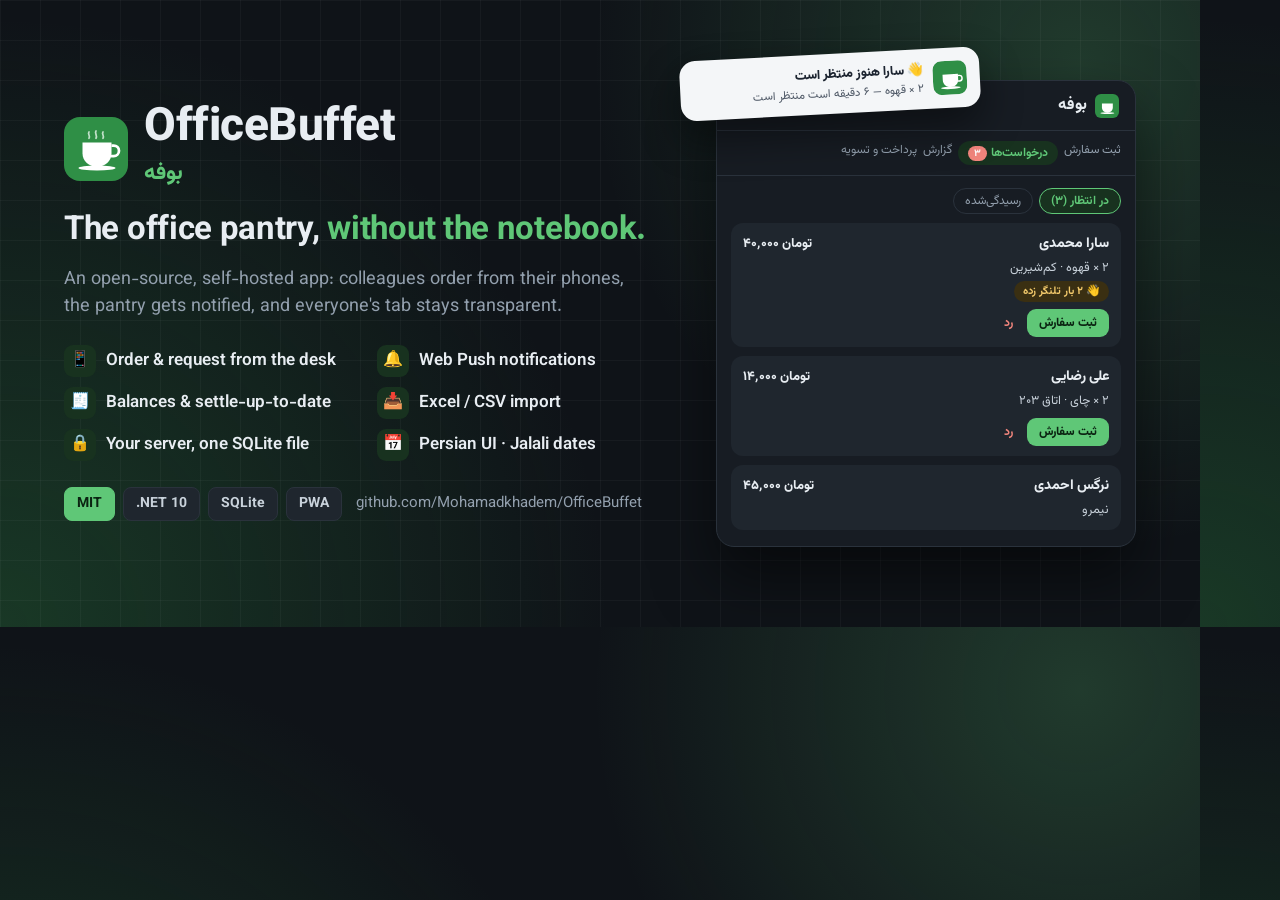
<file: docs/banners/banner-en.html>
<!doctype html>
<html lang="en">
<head>
<meta charset="utf-8">
<title>OfficeBuffet banner (en)</title>
<style>
  @font-face { font-family: Vazirmatn; src: url("../../wwwroot/fonts/Vazirmatn.woff2") format("woff2"); font-weight: 100 900; }
  * { box-sizing: border-box; margin: 0; }
  html, body { width: 1200px; height: 627px; overflow: hidden; }
  body {
    font-family: "Segoe UI", Vazirmatn, sans-serif; color: #e8edf2;
    background:
      radial-gradient(circle at 90% 10%, rgba(95,199,119,.22) 0, transparent 40%),
      radial-gradient(circle at 0% 100%, rgba(47,143,70,.30) 0, transparent 45%),
      #0f1318;
    position: relative;
  }
  .grid { position: absolute; inset: 0; background-image: linear-gradient(rgba(255,255,255,.035) 1px, transparent 1px), linear-gradient(90deg, rgba(255,255,255,.035) 1px, transparent 1px); background-size: 40px 40px; }
  .wrap { position: absolute; inset: 0; display: flex; align-items: center; padding: 0 64px; gap: 48px; }
  .text { flex: 1; }
  .brand { display: flex; align-items: center; gap: 16px; margin-bottom: 20px; }
  .brand svg { width: 64px; height: 64px; border-radius: 16px; }
  .brand h1 { font-size: 46px; font-weight: 800; letter-spacing: -.5px; line-height: 1; }
  .brand .fa { font-family: Vazirmatn; font-size: 22px; color: #5fc777; font-weight: 800; margin-top: 4px; }
  .tagline { font-size: 33px; font-weight: 700; line-height: 1.25; letter-spacing: -.3px; margin-bottom: 14px; }
  .tagline em { font-style: normal; color: #5fc777; }
  .sub { font-size: 18px; color: #93a0ae; line-height: 1.5; margin-bottom: 24px; max-width: 560px; }
  .feats { display: grid; grid-template-columns: 1fr 1fr; gap: 10px 22px; font-size: 17px; font-weight: 600; margin-bottom: 26px; }
  .feats div { display: flex; align-items: center; gap: 10px; }
  .feats span { width: 32px; height: 32px; border-radius: 9px; background: #18321f; display: grid; place-items: center; font-size: 16px; flex: none; }
  .stack { display: flex; gap: 8px; flex-wrap: wrap; align-items: center; }
  .tag { font-size: 14px; font-weight: 700; padding: 5px 12px; border-radius: 8px; background: #1f262e; border: 1px solid #2a323c; color: #c9d2db; }
  .tag.mit { background: #5fc777; color: #0b2412; border-color: #5fc777; }
  .repo { font-size: 15px; color: #93a0ae; margin-left: 6px; }

  /* manager UI mockup (the app itself is Persian / RTL) */
  .ui { width: 420px; flex: none; font-family: Vazirmatn; direction: rtl; position: relative; }
  .win { background: #171c23; border: 1px solid #2a323c; border-radius: 18px; box-shadow: 0 30px 60px rgba(0,0,0,.5); overflow: hidden; }
  .top { display: flex; align-items: center; gap: 8px; padding: 12px 16px; border-bottom: 1px solid #2a323c; font-weight: 800; font-size: 16px; }
  .top svg { width: 24px; height: 24px; border-radius: 6px; }
  .top .who { margin-right: auto; font-size: 12px; color: #93a0ae; font-weight: 500; }
  .nav { display: flex; gap: 6px; padding: 10px 14px; border-bottom: 1px solid #2a323c; font-size: 12px; color: #93a0ae; }
  .nav b { background: #18321f; color: #5fc777; padding: 3px 10px; border-radius: 999px; }
  .nav .badge { background: #f2867d; color: #fff; border-radius: 999px; padding: 0 6px; font-size: 10px; margin-right: 4px; }
  .body { padding: 12px 14px 16px; display: grid; gap: 9px; }
  .chips { display: flex; gap: 6px; font-size: 12px; }
  .chips span { border: 1px solid #2a323c; padding: 3px 11px; border-radius: 999px; color: #93a0ae; }
  .chips .on { border-color: #5fc777; color: #5fc777; background: #18321f; font-weight: 700; }
  .req { background: #1f262e; border-radius: 12px; padding: 10px 12px; display: grid; grid-template-columns: 1fr auto; gap: 3px 10px; align-items: center; }
  .req .n { font-weight: 800; font-size: 14px; }
  .req .w { font-size: 12.5px; color: #c9d2db; }
  .req .m { font-size: 11px; color: #93a0ae; }
  .req .amt { font-weight: 800; font-size: 13px; text-align: left; direction: ltr; color: #e8edf2; }
  .acts { grid-column: 1 / -1; display: flex; gap: 8px; margin-top: 4px; }
  .ok { background: #5fc777; color: #0b2412; font-weight: 800; font-size: 12px; padding: 5px 12px; border-radius: 9px; }
  .no { color: #f2867d; font-weight: 700; font-size: 12px; padding: 5px 6px; }
  .nudged { background: #3a2f12; color: #f2c96b; font-size: 11px; font-weight: 700; padding: 2px 9px; border-radius: 999px; grid-column: 1 / -1; justify-self: start; }
  .toast { position: absolute; top: -26px; left: -36px; width: 300px; background: #f4f6f8; color: #1c2430; border-radius: 16px; padding: 11px 13px; box-shadow: 0 18px 40px rgba(0,0,0,.45); display: flex; gap: 10px; align-items: center; transform: rotate(-3deg); }
  .toast svg { width: 34px; height: 34px; border-radius: 9px; flex: none; }
  .toast .t { font-size: 13px; font-weight: 800; }
  .toast .b { font-size: 11.5px; color: #4b5563; }
</style>
</head>
<body>
<div class="grid"></div>
<div class="wrap">
  <div class="text">
    <div class="brand">
      <svg viewBox="0 0 512 512"><rect width="512" height="512" fill="#2f8f46"/><path d="M200 120c-14 18 14 30 0 50M256 112c-14 20 14 34 0 58M312 120c-14 18 14 30 0 50" fill="none" stroke="#e7f5ea" stroke-width="14" stroke-linecap="round" opacity=".8"/><path d="M148 204h232v86c0 64-52 108-116 108s-116-44-116-108z" fill="#fff"/><path d="M380 228h18a42 42 0 0 1 0 84h-24" fill="none" stroke="#fff" stroke-width="22"/><ellipse cx="264" cy="408" rx="148" ry="20" fill="#fff"/></svg>
      <div><h1>OfficeBuffet</h1><div class="fa">بوفه</div></div>
    </div>
    <p class="tagline">The office pantry, <em>without the notebook.</em></p>
    <p class="sub">An open-source, self-hosted app: colleagues order from their phones, the pantry gets notified, and everyone's tab stays transparent.</p>
    <div class="feats">
      <div><span>📱</span>Order &amp; request from the desk</div>
      <div><span>🔔</span>Web Push notifications</div>
      <div><span>🧾</span>Balances &amp; settle-up-to-date</div>
      <div><span>📥</span>Excel / CSV import</div>
      <div><span>🔒</span>Your server, one SQLite file</div>
      <div><span>📅</span>Persian UI · Jalali dates</div>
    </div>
    <div class="stack">
      <span class="tag mit">MIT</span>
      <span class="tag">.NET 10</span>
      <span class="tag">SQLite</span>
      <span class="tag">PWA</span>
      <span class="repo">github.com/Mohamadkhadem/OfficeBuffet</span>
    </div>
  </div>

  <div class="ui">
    <div class="toast">
      <svg viewBox="0 0 512 512"><rect width="512" height="512" fill="#2f8f46"/><path d="M148 204h232v86c0 64-52 108-116 108s-116-44-116-108z" fill="#fff"/><path d="M380 228h18a42 42 0 0 1 0 84h-24" fill="none" stroke="#fff" stroke-width="22"/><ellipse cx="264" cy="408" rx="148" ry="20" fill="#fff"/></svg>
      <div><div class="t">👋 سارا هنوز منتظر است</div><div class="b">۲ × قهوه — ۶ دقیقه است منتظر است</div></div>
    </div>
    <div class="win">
      <div class="top">
        <svg viewBox="0 0 512 512"><rect width="512" height="512" fill="#2f8f46"/><path d="M148 204h232v86c0 64-52 108-116 108s-116-44-116-108z" fill="#fff"/><ellipse cx="264" cy="408" rx="148" ry="20" fill="#fff"/></svg>
        بوفه <span class="who">مسئول بوفه</span>
      </div>
      <div class="nav"><span>ثبت سفارش</span><b>درخواست‌ها<span class="badge">۳</span></b><span>گزارش</span><span>پرداخت و تسویه</span></div>
      <div class="body">
        <div class="chips"><span class="on">در انتظار (۳)</span><span>رسیدگی‌شده</span></div>
        <div class="req">
          <div class="n">سارا محمدی</div><div class="amt">۴۰٬۰۰۰ تومان</div>
          <div class="w">۲ × قهوه · کم‌شیرین</div><div></div>
          <span class="nudged">👋 ۲ بار تلنگر زده</span>
          <div class="acts"><span class="ok">ثبت سفارش</span><span class="no">رد</span></div>
        </div>
        <div class="req">
          <div class="n">علی رضایی</div><div class="amt">۱۴٬۰۰۰ تومان</div>
          <div class="w">۲ × چای · اتاق ۲۰۳</div><div></div>
          <div class="acts"><span class="ok">ثبت سفارش</span><span class="no">رد</span></div>
        </div>
        <div class="req">
          <div class="n">نرگس احمدی</div><div class="amt">۴۵٬۰۰۰ تومان</div>
          <div class="w">نیمرو</div><div></div>
        </div>
      </div>
    </div>
  </div>
</div>
</body>
</html>
</file>
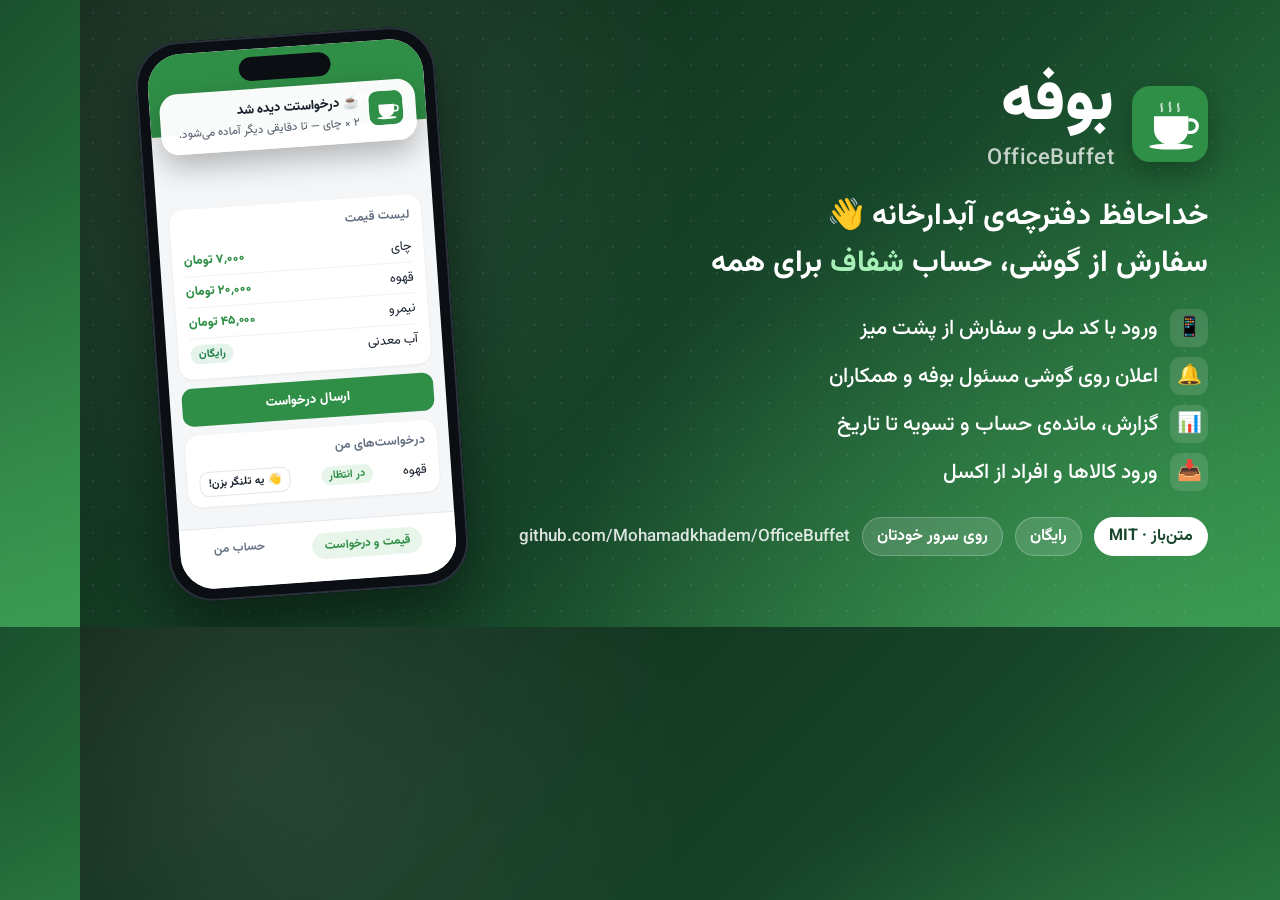
<file: docs/banners/banner-fa.html>
<!doctype html>
<html lang="fa" dir="rtl">
<head>
<meta charset="utf-8">
<title>OfficeBuffet banner (fa)</title>
<style>
  @font-face { font-family: Vazirmatn; src: url("../../wwwroot/fonts/Vazirmatn.woff2") format("woff2"); font-weight: 100 900; }
  * { box-sizing: border-box; margin: 0; }
  html, body { width: 1200px; height: 627px; overflow: hidden; }
  body {
    font-family: Vazirmatn, Tahoma, sans-serif; color: #fff;
    background:
      radial-gradient(circle at 15% 20%, rgba(255,255,255,.10) 0, transparent 38%),
      radial-gradient(circle at 85% 110%, rgba(95,199,119,.35) 0, transparent 45%),
      linear-gradient(135deg, #0d2416 0%, #17462a 55%, #2f8f46 100%);
    position: relative;
  }
  .dots { position: absolute; inset: 0; background-image: radial-gradient(rgba(255,255,255,.07) 1.5px, transparent 1.5px); background-size: 26px 26px; }
  .wrap { position: absolute; inset: 0; display: flex; align-items: center; padding: 0 72px; gap: 56px; }
  .text { flex: 1; }
  .brand { display: flex; align-items: center; gap: 18px; margin-bottom: 18px; }
  .brand svg { width: 76px; height: 76px; border-radius: 18px; box-shadow: 0 10px 30px rgba(0,0,0,.3); }
  .brand h1 { font-size: 64px; font-weight: 900; line-height: 1; }
  .brand .en { font-size: 22px; font-weight: 500; opacity: .75; letter-spacing: .5px; margin-top: 6px; direction: ltr; text-align: right; }
  .tagline { font-size: 30px; font-weight: 700; line-height: 1.55; margin-bottom: 22px; }
  .tagline b { color: #a7f0b8; }
  ul { list-style: none; padding: 0; display: grid; gap: 10px; font-size: 21px; font-weight: 500; }
  li { display: flex; align-items: center; gap: 12px; }
  li .i { width: 38px; height: 38px; border-radius: 11px; background: rgba(255,255,255,.12); display: grid; place-items: center; font-size: 20px; }
  .foot { display: flex; align-items: center; gap: 12px; margin-top: 26px; flex-wrap: wrap; }
  .chip { font-size: 16px; font-weight: 700; padding: 6px 14px; border-radius: 999px; background: rgba(255,255,255,.14); border: 1px solid rgba(255,255,255,.22); }
  .chip.open { background: #fff; color: #17462a; border-color: #fff; }
  .repo { font-size: 17px; opacity: .85; direction: ltr; font-weight: 500; }

  /* phone */
  .phone { width: 300px; height: 560px; border-radius: 44px; background: #0b0f14; padding: 12px; box-shadow: 0 30px 60px rgba(0,0,0,.45), inset 0 0 0 2px #2a323c; position: relative; flex: none; transform: rotate(-4deg); }
  .screen { width: 100%; height: 100%; border-radius: 34px; background: #f4f6f8; overflow: hidden; color: #1c2430; position: relative; }
  .notch { position: absolute; top: 8px; left: 50%; transform: translateX(-50%); width: 92px; height: 24px; border-radius: 14px; background: #0b0f14; z-index: 3; }
  .bar { background: #2f8f46; color: #fff; padding: 44px 16px 12px; display: flex; align-items: center; gap: 8px; font-weight: 800; font-size: 17px; }
  .bar svg { width: 24px; height: 24px; border-radius: 6px; }
  .notif { position: absolute; top: 40px; right: 10px; left: 10px; background: rgba(255,255,255,.97); border-radius: 18px; padding: 11px 13px; box-shadow: 0 12px 30px rgba(0,0,0,.28); z-index: 2; display: flex; gap: 10px; align-items: flex-start; }
  .notif svg { width: 34px; height: 34px; border-radius: 9px; flex: none; }
  .notif .t { font-size: 13px; font-weight: 800; }
  .notif .b { font-size: 11.5px; color: #4b5563; margin-top: 2px; line-height: 1.5; }
  .content { padding: 74px 12px 12px; display: grid; gap: 9px; }
  .card { background: #fff; border-radius: 14px; padding: 10px 12px; box-shadow: 0 1px 3px rgba(0,0,0,.06); }
  .card h4 { font-size: 12.5px; margin-bottom: 7px; color: #677385; font-weight: 700; }
  .row { display: flex; justify-content: space-between; align-items: center; font-size: 13px; padding: 5px 0; border-top: 1px solid #eef1f4; }
  .row:first-of-type { border-top: 0; }
  .price { color: #2f8f46; font-weight: 800; font-size: 12.5px; }
  .free { background: #e4f4ea; color: #1e7d46; padding: 1px 8px; border-radius: 999px; font-size: 11px; font-weight: 700; }
  .req { display: flex; justify-content: space-between; align-items: center; gap: 6px; }
  .wait { background: #e7f5ea; color: #2f8f46; padding: 1px 8px; border-radius: 999px; font-size: 11px; font-weight: 700; }
  .nudge { border: 1px solid #e1e6ec; border-radius: 9px; padding: 3px 8px; font-size: 11px; font-weight: 700; white-space: nowrap; }
  .tabs { position: absolute; bottom: 0; left: 0; right: 0; display: flex; justify-content: space-around; padding: 12px 10px 22px; background: #fff; border-top: 1px solid #e1e6ec; font-size: 12px; font-weight: 700; color: #677385; }
  .tabs .on { color: #2f8f46; background: #e7f5ea; padding: 4px 12px; border-radius: 999px; }
  .btn { background: #2f8f46; color: #fff; text-align: center; border-radius: 11px; padding: 9px; font-weight: 800; font-size: 13px; }
</style>
</head>
<body>
<div class="dots"></div>
<div class="wrap">
  <div class="text">
    <div class="brand">
      <svg viewBox="0 0 512 512"><rect width="512" height="512" fill="#2f8f46"/><path d="M200 120c-14 18 14 30 0 50M256 112c-14 20 14 34 0 58M312 120c-14 18 14 30 0 50" fill="none" stroke="#e7f5ea" stroke-width="14" stroke-linecap="round" opacity=".8"/><path d="M148 204h232v86c0 64-52 108-116 108s-116-44-116-108z" fill="#fff"/><path d="M380 228h18a42 42 0 0 1 0 84h-24" fill="none" stroke="#fff" stroke-width="22"/><ellipse cx="264" cy="408" rx="148" ry="20" fill="#fff"/></svg>
      <div><h1>بوفه</h1><div class="en">OfficeBuffet</div></div>
    </div>
    <p class="tagline">خداحافظ دفترچه‌ی آبدارخانه 👋<br>سفارش از گوشی، حساب <b>شفاف</b> برای همه</p>
    <ul>
      <li><span class="i">📱</span>ورود با کد ملی و سفارش از پشت میز</li>
      <li><span class="i">🔔</span>اعلان روی گوشی مسئول بوفه و همکاران</li>
      <li><span class="i">📊</span>گزارش، مانده‌ی حساب و تسویه تا تاریخ</li>
      <li><span class="i">📥</span>ورود کالاها و افراد از اکسل</li>
    </ul>
    <div class="foot">
      <span class="chip open">متن‌باز · MIT</span>
      <span class="chip">رایگان</span>
      <span class="chip">روی سرور خودتان</span>
      <span class="repo">github.com/Mohamadkhadem/OfficeBuffet</span>
    </div>
  </div>

  <div class="phone"><div class="screen">
    <div class="notch"></div>
    <div class="notif">
      <svg viewBox="0 0 512 512"><rect width="512" height="512" fill="#2f8f46"/><path d="M148 204h232v86c0 64-52 108-116 108s-116-44-116-108z" fill="#fff"/><path d="M380 228h18a42 42 0 0 1 0 84h-24" fill="none" stroke="#fff" stroke-width="22"/><ellipse cx="264" cy="408" rx="148" ry="20" fill="#fff"/></svg>
      <div><div class="t">☕ درخواستت دیده شد</div><div class="b">۲ × چای — تا دقایقی دیگر آماده می‌شود.</div></div>
    </div>
    <div class="bar">
      <svg viewBox="0 0 512 512"><rect width="512" height="512" fill="#fff" opacity=".2"/><path d="M148 204h232v86c0 64-52 108-116 108s-116-44-116-108z" fill="#fff"/><ellipse cx="264" cy="408" rx="148" ry="20" fill="#fff"/></svg>
      بوفه
    </div>
    <div class="content">
      <div class="card">
        <h4>لیست قیمت</h4>
        <div class="row"><span>چای</span><span class="price">۷٬۰۰۰ تومان</span></div>
        <div class="row"><span>قهوه</span><span class="price">۲۰٬۰۰۰ تومان</span></div>
        <div class="row"><span>نیمرو</span><span class="price">۴۵٬۰۰۰ تومان</span></div>
        <div class="row"><span>آب معدنی</span><span class="free">رایگان</span></div>
      </div>
      <div class="btn">ارسال درخواست</div>
      <div class="card">
        <h4>درخواست‌های من</h4>
        <div class="req"><span style="font-size:13px">قهوه</span><span class="wait">در انتظار</span><span class="nudge">👋 یه تلنگر بزن!</span></div>
      </div>
    </div>
    <div class="tabs"><span class="on">قیمت و درخواست</span><span>حساب من</span></div>
  </div></div>
</div>
</body>
</html>
</file>
